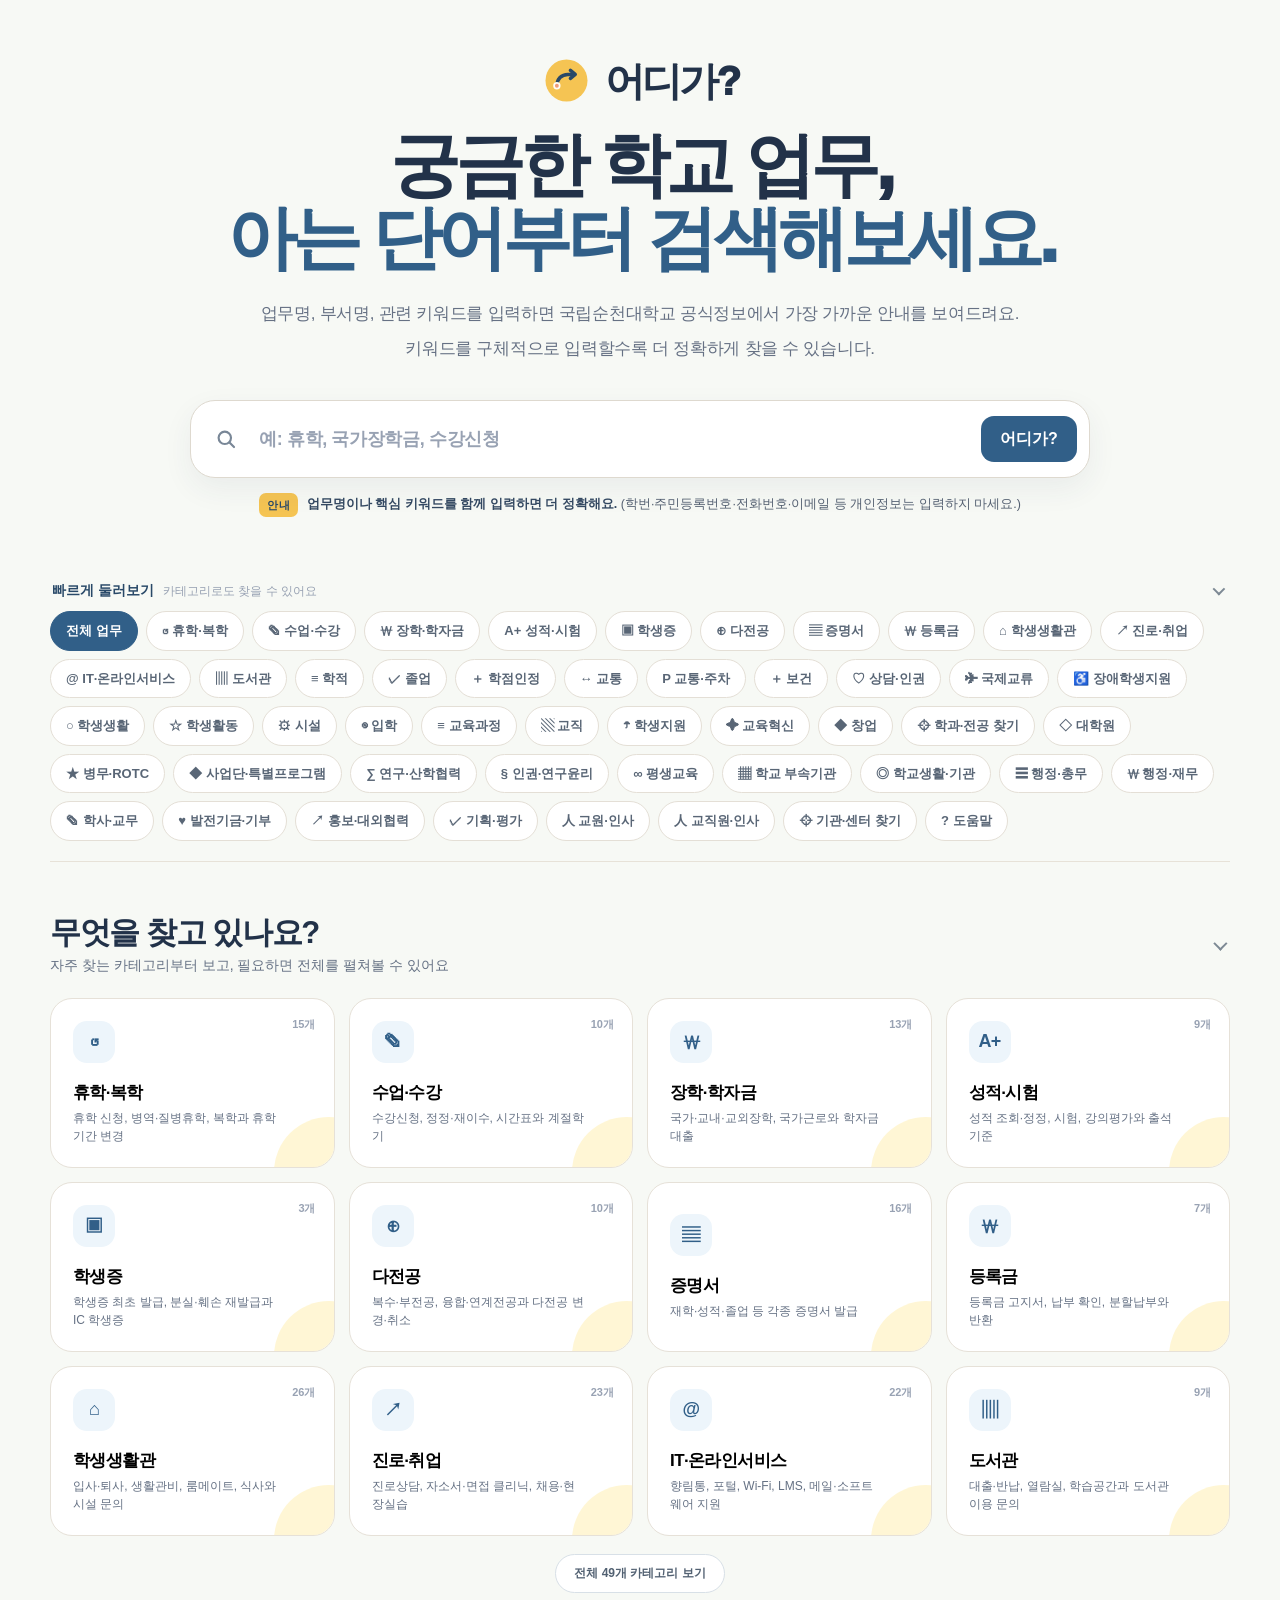
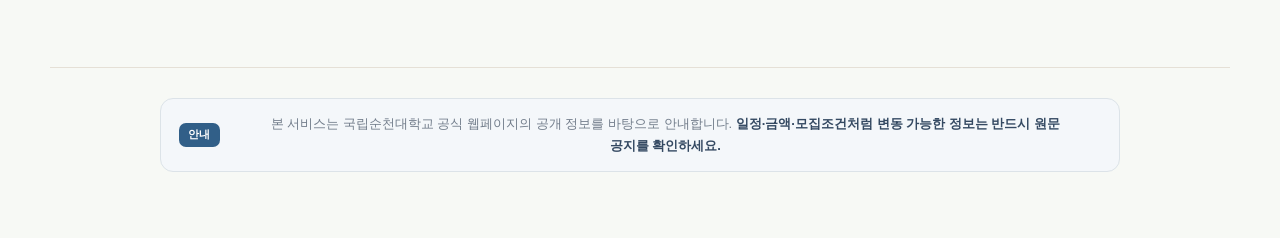
<file: index.html>
<!DOCTYPE html>

<html lang="ko">
<head>
<meta charset="utf-8"/>
<meta content="width=device-width, initial-scale=1" name="viewport"/>
<meta content="#f7f9f5" name="theme-color"/>
<meta content="국립순천대학교 학생을 위한 상황 기반 행정·캠퍼스 업무 네비게이터, 어디가?" name="description"/>
<meta content="어디가? | 순천대 캠퍼스 업무 네비게이터" property="og:title"/>
<meta content="업무명이나 관련 키워드를 입력하면 국립순천대학교 공식정보에서 가장 가까운 안내를 보여주는 캠퍼스 업무 네비게이터" property="og:description"/>
<meta content="website" property="og:type"/>
<meta content="https://scnu-navigator.vercel.app/og-image.png" property="og:image"/>
<meta content="1200" property="og:image:width"/>
<meta content="630" property="og:image:height"/>
<meta content="summary_large_image" name="twitter:card"/>
<meta content="어디가? | 순천대 캠퍼스 업무 네비게이터" name="twitter:title"/>
<meta content="관련 키워드를 입력하면 순천대 공식정보에서 가장 가까운 업무 안내를 보여주는 서비스" name="twitter:description"/>
<meta content="https://scnu-navigator.vercel.app/og-image.png" name="twitter:image"/>
<title>어디가? | 순천대 캠퍼스 업무 네비게이터</title>
<link rel="stylesheet" href="./styles.css?v=7.3.30"/>
</head>
<body>
<div class="ambient ambient-one"></div>
<div class="ambient ambient-two"></div>
<main>
<section class="hero">
<div aria-label="어디가?" class="brand-eyebrow">
<span aria-hidden="true" class="wherego-mark">
<svg role="img" viewbox="0 0 56 56">
<circle class="logo-disc" cx="28" cy="28" r="24"></circle>
<path class="logo-route" d="M17 34c0-7.7 5.3-13 12.5-13H37"></path>
<path class="logo-arrow" d="M32.5 16.5 38 21l-5.5 4.5"></path>
<circle class="logo-start" cx="17" cy="34" r="3.2"></circle>
</svg>
</span>
<span class="wherego-word">어디가?</span>
</div>
<h1>궁금한 학교 업무,<br/><span>아는 단어부터 검색해보세요.</span></h1>
<p class="hero-copy">
<span>업무명, 부서명, 관련 키워드를 입력하면 국립순천대학교 공식정보에서 가장 가까운 안내를 보여드려요.</span>
<span>키워드를 구체적으로 입력할수록 더 정확하게 찾을 수 있습니다.</span>
</p>
<div class="search-shell" id="searchShell">
<div class="search-row">
<span aria-hidden="true" class="search-icon">
<svg focusable="false" viewbox="0 0 24 24">
<circle cx="10.8" cy="10.8" r="6.2"></circle>
<path d="M15.5 15.5 20 20"></path>
</svg>
</span>
<input aria-label="학교 업무 키워드 검색" autocomplete="off" id="searchInput" maxlength="300" placeholder="예: 휴학, 국가장학금, 수강신청"/>
<button class="primary-btn" id="searchBtn" type="button">어디가?</button>
</div>
</div>
<div class="search-hint important-hint privacy-hint" role="note">
<span class="notice-tag">안내</span>
<span class="hint-message"><strong>업무명이나 핵심 키워드를 함께 입력하면 더 정확해요.</strong> (학번·주민등록번호·전화번호·이메일 등 개인정보는 입력하지 마세요.)</span>
</div>
<div aria-label="최근 검색" class="recent-searches hidden" id="recentSearches"></div>
</section>
<section class="quick-section" id="quickSection">
<button aria-controls="categoryStrip" aria-expanded="true" class="quick-heading quick-toggle" id="quickToggle" type="button">
<span>빠르게 둘러보기</span>
<small>카테고리로도 찾을 수 있어요</small>
<i aria-hidden="true" class="quick-chevron"></i>
</button>
<div aria-label="업무 카테고리" class="category-strip" id="categoryStrip"></div>
</section>
<section aria-live="polite" class="content-section hidden" id="searchState">
<div class="section-heading">
<div>
<div class="result-title-row">
<h2 id="resultHeading">이 업무를 찾으셨나요?</h2>
<div class="result-heading-actions">
<button class="reset-search-btn" id="resetSearchBtn" type="button">↺ 다시 검색</button>
</div>
</div>
</div>
</div>
<div class="accuracy-notice important-notice">
<div class="notice-title"><span class="notice-symbol">!</span><strong>안내를 이용하기 전에 확인해주세요.</strong></div>
<p class="notice-copy">
<span>이 서비스는 국립순천대학교 공개정보를 바탕으로 가장 가까운 업무를 정리해 보여주는 참고 도구입니다.</span>
<span><strong>실제 신청·제출 전에는 공식 원문을 확인해주세요.</strong></span>
<span><strong>서류·일정이 중요한 경우 담당부서에 전화로 최종 확인하는 것을 권장합니다.</strong></span>
</p>
</div>
<div class="clarification hidden" id="clarificationBox"></div>
<div id="resultSummary"></div>
<div class="result-layout" id="resultGrid"></div>
</section>
<section class="content-section browse-section" id="browseState">
<div class="browse-heading-row">
<button aria-controls="popularGrid" aria-expanded="true" class="section-heading browse-toggle" id="browseToggle" type="button">
<span class="browse-heading-copy">
<strong>무엇을 찾고 있나요?</strong>
<small>자주 찾는 카테고리부터 보고, 필요하면 전체를 펼쳐볼 수 있어요</small>
</span>
<i aria-hidden="true" class="browse-chevron"></i>
</button>
</div>
<div class="popular-grid" id="popularGrid"></div>
</section>
</main>
<footer class="footer-center">
<p class="footer-notice">
<span class="footer-notice-label">안내</span>
<span>본 서비스는 국립순천대학교 공식 웹페이지의 공개 정보를 바탕으로 안내합니다.
      <strong>일정·금액·모집조건처럼 변동 가능한 정보는 반드시 원문 공지를 확인하세요.</strong></span>
</p>
</footer>
<template id="serviceCardTemplate">
<article class="service-card">
<div class="card-top">
<div>
<span class="category-pill"></span>
<h3 class="service-title"></h3>
<p class="service-description"></p>
</div>
</div>
<div class="time-warning hidden">
<span>◷</span>
<div>
<b>기간·조건이 바뀔 수 있어요.</b>
<p>최신 순천대학교 공지를 함께 확인해주세요.</p>
</div>
</div>
<div class="action-block">
<h4><span>01</span> 지금 해야 할 일</h4>
<ol class="steps-list"></ol>
</div>
<div class="info-grid">
<div class="info-box department-box">
<span class="info-label">담당</span>
<b class="department-name">공식 페이지 확인</b>
<small class="department-location"></small>
</div>
<div class="info-box method-box">
<span class="info-label">처리 방법</span>
<b class="method-primary">안내 확인</b>
<small class="method-detail"></small>
</div>
</div>
<div class="documents-section hidden">
<h4><span>02</span> 준비할 것</h4>
<div class="document-chips"></div>
</div>
<div class="location-callout hidden"><div><span class="info-label">어디로 가나요?</span><b class="location-text"></b></div><a class="map-link" href="https://www.scnu.ac.kr/SCNU/cm/cntnts/cntntsView.do?cntntsId=1046&amp;mi=1182" rel="noopener" target="_blank">⌖ 캠퍼스맵에서 위치 확인</a></div><div class="card-actions"></div>
<details class="source-details">
<summary>공식 출처 확인</summary>
<div class="source-list"></div>
</details>
</article>
</template>
<script src="./search_core.js?v=7.3.30"></script>
<script src="./vector_semantic.js?v=7.3.38"></script>
<script src="./app.js?v=7.3.38"></script>
</body>
</html>
</file>
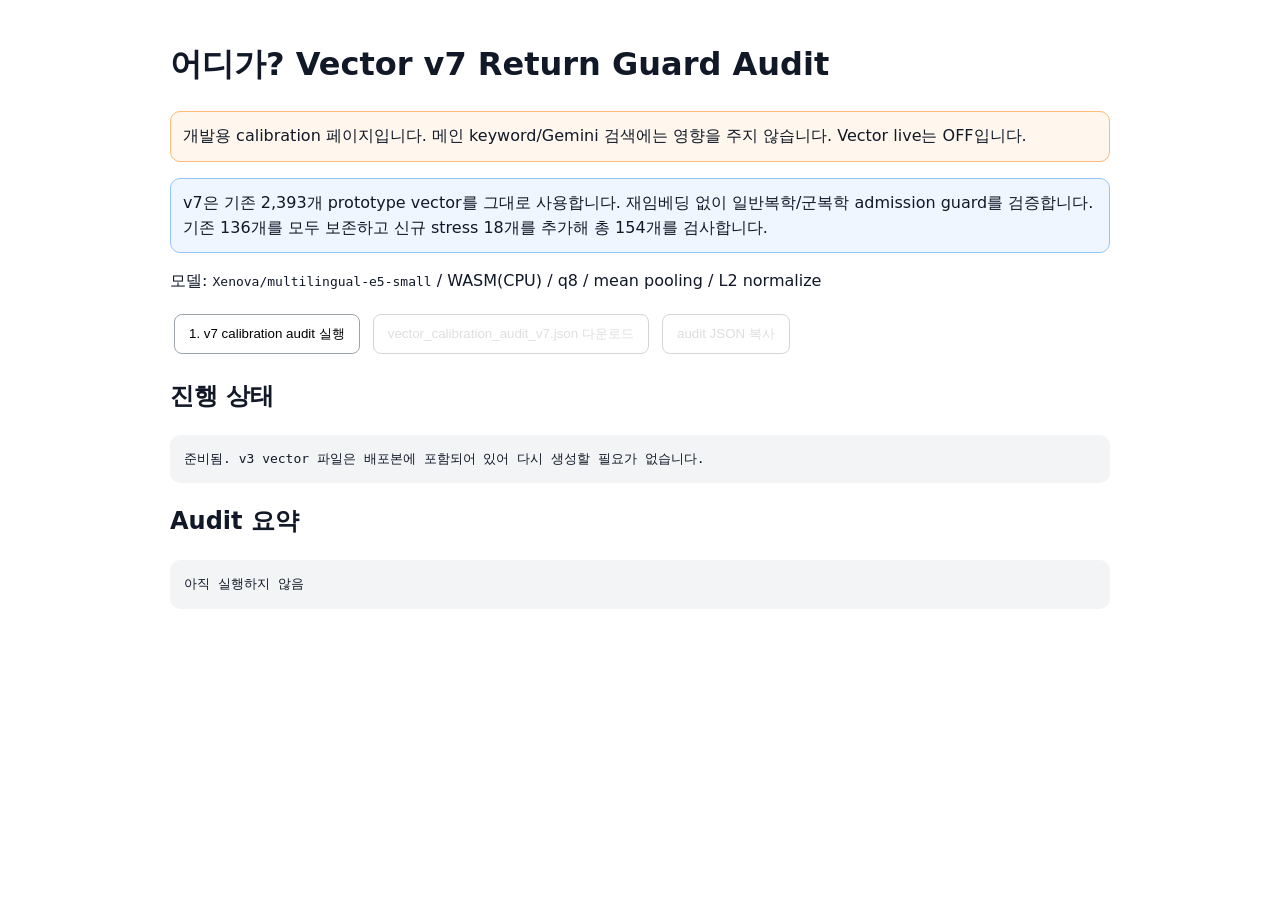
<file: vector_build.html>
<!doctype html>
<html lang="ko">
<head>
<meta charset="utf-8">
<meta name="viewport" content="width=device-width,initial-scale=1">
<title>어디가? Vector v7 Return Guard Audit</title>
<style>
body{font-family:system-ui,-apple-system,"Noto Sans KR",sans-serif;max-width:940px;margin:40px auto;padding:0 20px;line-height:1.55;color:#111827}
button{padding:10px 14px;margin:4px;border:1px solid #9ca3af;border-radius:8px;background:#fff;cursor:pointer}
button:disabled{opacity:.45;cursor:not-allowed}pre{background:#f3f4f6;padding:14px;border-radius:10px;white-space:pre-wrap;word-break:break-word;max-height:560px;overflow:auto}
.warn{background:#fff7ed;border:1px solid #fdba74;padding:12px;border-radius:10px}.note{background:#eff6ff;border:1px solid #93c5fd;padding:12px;border-radius:10px}
</style>
</head>
<body>
<h1>어디가? Vector v7 Return Guard Audit</h1>
<p class="warn">개발용 calibration 페이지입니다. 메인 keyword/Gemini 검색에는 영향을 주지 않습니다. Vector live는 OFF입니다.</p>
<p class="note">v7은 기존 2,393개 prototype vector를 그대로 사용합니다. 재임베딩 없이 일반복학/군복학 admission guard를 검증합니다. 기존 136개를 모두 보존하고 신규 stress 18개를 추가해 총 154개를 검사합니다.</p>
<p>모델: <code>Xenova/multilingual-e5-small</code> / WASM(CPU) / q8 / mean pooling / L2 normalize</p>
<div>
<button id="audit">1. v7 calibration audit 실행</button>
<button id="downloadAudit" disabled>vector_calibration_audit_v7.json 다운로드</button>
<button id="copyAudit" disabled>audit JSON 복사</button>
</div>
<h2>진행 상태</h2><pre id="log">준비됨. v3 vector 파일은 배포본에 포함되어 있어 다시 생성할 필요가 없습니다.</pre>
<h2>Audit 요약</h2><pre id="summary">아직 실행하지 않음</pre>
<script src="./vector_semantic.js?v=7.3.35-a7-return-guards"></script>
<script>
let auditDoc=null;
const log=document.querySelector('#log'),summary=document.querySelector('#summary');
function setLog(x){log.textContent=typeof x==='string'?x:JSON.stringify(x,null,2);}
function append(x){log.textContent+='\n'+x;log.scrollTop=log.scrollHeight;}
document.querySelector('#audit').addEventListener('click',async e=>{
  e.currentTarget.disabled=true;
  setLog('v7 return-guard calibration audit 시작...\n154개 query embedding + 2,393 prototype ranking을 검사합니다.');
  try{
    auditDoc=await EodigaVector.evaluateAudit({on_progress:p=>setLog(`audit: ${p.done}/${p.total}\ncase: ${p.case_id}\nelapsed: ${(p.elapsed_ms/1000).toFixed(1)}s`)});
    summary.textContent=JSON.stringify({
      overall:auditDoc.summary,
      original_39:auditDoc.original_39_summary,
      v3_72:auditDoc.v3_72_summary,
      v4_104:auditDoc.v4_104_summary,
      v6_136:auditDoc.v6_136_summary,
      v7_stress:auditDoc.v7_stress_summary,
      threshold_sweep:auditDoc.threshold_sweep
    },null,2);
    append('\nAUDIT COMPLETE');
    document.querySelector('#downloadAudit').disabled=false;
    document.querySelector('#copyAudit').disabled=false;
  }catch(err){append('\nAUDIT ERROR: '+(err?.stack||err));e.currentTarget.disabled=false;}
});
document.querySelector('#downloadAudit').addEventListener('click',()=>auditDoc&&EodigaVector.downloadJson(auditDoc,'vector_calibration_audit_v7.json'));
document.querySelector('#copyAudit').addEventListener('click',async()=>{if(auditDoc){await navigator.clipboard.writeText(JSON.stringify(auditDoc));append('\naudit JSON을 클립보드에 복사했습니다.');}});
</script>
</body></html>
</file>
<file: styles.css>
:root{
  --bg:#f7f8fb;
  --surface:#ffffff;
  --surface-soft:#f7f9fc;
  --surface-tint:#f0f5ff;
  --text:#111827;
  --muted:#667085;
  --muted-2:#98a2b3;
  --line:#e5e9f0;
  --line-strong:#d7deea;

  --navy:#172554;
  --primary:#3659e3;
  --primary-2:#6278f4;
  --teal:#18a88b;
  --teal-soft:#eaf9f5;
  --blue-soft:#eef3ff;
  --warning:#fff8e7;
  --warning-line:#f1dda1;

  --shadow-sm:0 8px 24px rgba(24,39,75,.06);
  --shadow-md:0 22px 64px rgba(32,50,95,.10);
  --shadow-focus:0 20px 60px rgba(54,89,227,.17);
  --radius:24px;
}
*{box-sizing:border-box}
html{scroll-behavior:smooth}
body{
  margin:0;
  min-height:100vh;
  font-family:Pretendard,-apple-system,BlinkMacSystemFont,"Segoe UI","Noto Sans KR",sans-serif;
  color:var(--text);
  background:
    radial-gradient(circle at 50% -140px, rgba(86,114,238,.08), transparent 560px),
    linear-gradient(180deg,#fbfcff 0,#f7f8fb 38%,#f7f8fb 100%);
  -webkit-font-smoothing:antialiased;
}
button,input{font:inherit}
button{cursor:pointer}
a{color:inherit}
::selection{background:#dfe6ff;color:#172554}
.hidden{display:none!important}

.ambient{
  position:fixed;border-radius:999px;filter:blur(110px);pointer-events:none;
  opacity:.10;z-index:-1
}
.ambient-one{width:360px;height:360px;background:#6178f5;top:80px;left:-210px}
.ambient-two{width:330px;height:330px;background:#21b69a;top:440px;right:-230px}

.topbar{
  width:min(1180px,calc(100% - 40px));
  height:82px;margin:0 auto;
  display:flex;align-items:center;justify-content:space-between;
}
.brand{
  display:flex;align-items:center;gap:11px;text-decoration:none;
  font-size:22px;font-weight:900;letter-spacing:-.045em
}
.brand-mark{
  width:38px;height:38px;border-radius:13px;display:grid;place-items:center;
  color:#fff;background:linear-gradient(145deg,var(--primary),#6b7af2);
  box-shadow:0 9px 24px rgba(54,89,227,.26);
  font-size:21px
}
.top-actions{display:flex;gap:10px;align-items:center}
.official-badge{
  display:inline-flex;align-items:center;gap:8px;padding:9px 13px;border-radius:999px;
  background:rgba(255,255,255,.82);backdrop-filter:blur(12px);
  border:1px solid var(--line);font-size:12px;font-weight:800;color:#526071
}
.dot{width:7px;height:7px;border-radius:50%;background:var(--teal);box-shadow:0 0 0 4px rgba(24,168,139,.12)}
.ghost-btn{
  border:1px solid var(--line);background:rgba(255,255,255,.9);color:#344054;
  border-radius:12px;padding:10px 14px;font-weight:800;transition:.18s ease
}
.ghost-btn:hover{background:white;border-color:#cbd3e0;transform:translateY(-1px)}
.ghost-btn.small{font-size:12px;padding:9px 12px}

main{width:min(1180px,calc(100% - 40px));margin:0 auto}

.hero{
  text-align:center;
  padding:78px 0 44px
}
.eyebrow{
  display:inline-flex;align-items:center;gap:8px;
  margin-bottom:20px;padding:8px 12px;
  border:1px solid #dfe5fb;border-radius:999px;
  background:rgba(241,244,255,.9);
  color:#425cc7;font-size:11px;font-weight:900;letter-spacing:.14em
}
.eyebrow-dot{width:7px;height:7px;border-radius:50%;background:var(--teal);box-shadow:0 0 0 4px rgba(24,168,139,.11)}
.hero h1{
  margin:0 auto 24px;max-width:900px;
  font-size:clamp(44px,6.8vw,76px);line-height:1.04;
  letter-spacing:-.068em;font-weight:950
}
.hero h1 span{
  background:linear-gradient(100deg,#3158e2 5%,#596fe9 54%,#18a88b 100%);
  -webkit-background-clip:text;background-clip:text;color:transparent
}
.hero-copy{
  max-width:720px;margin:0 auto;color:var(--muted);
  font-size:17px;line-height:1.75;letter-spacing:-.018em
}
.hero-copy strong{color:#344054}

.search-shell{
  position:relative;max-width:900px;margin:36px auto 15px;
  padding:10px;border-radius:25px;background:rgba(255,255,255,.95);
  border:1px solid #dde3ec;box-shadow:var(--shadow-md);
  transition:.2s ease
}
.search-shell:focus-within{
  border-color:#b8c5ff;box-shadow:var(--shadow-focus)
}
.search-row{display:flex;align-items:center;gap:8px}
.search-icon{
  display:grid;place-items:center;width:42px;height:42px;margin-left:4px;
  color:#667085;font-size:25px
}
.search-row input{
  flex:1;min-width:0;border:0;outline:0;background:transparent;
  padding:16px 4px;color:var(--text);
  font-size:18px;font-weight:750;letter-spacing:-.02em
}
.search-row input::placeholder{color:#98a2b3;font-weight:650}
.primary-btn{
  border:0;padding:15px 24px;border-radius:15px;
  background:linear-gradient(135deg,#3158e2,#5970ee);
  color:white;font-weight:900;letter-spacing:-.01em;
  box-shadow:0 10px 26px rgba(54,89,227,.24);transition:.18s ease
}
.primary-btn:hover{transform:translateY(-1px);box-shadow:0 13px 30px rgba(54,89,227,.3)}
.primary-btn:active{transform:translateY(0)}

.search-hint{
  display:flex;justify-content:center;align-items:center;gap:7px;
  padding:3px 10px 4px;color:#8a95a6;font-size:11px
}

.examples{
  display:flex;justify-content:center;gap:8px;flex-wrap:wrap;
  max-width:950px;margin:0 auto
}
.example-chip,.category-chip,.clarify-chip{
  border:1px solid var(--line);background:rgba(255,255,255,.88);color:#536174;
  border-radius:999px;padding:9px 13px;font-size:12px;font-weight:800;
  transition:.17s ease
}
.example-chip{display:inline-flex;align-items:center;gap:6px}
.example-chip span{color:#6a7bf0;font-size:10px}
.example-chip:hover,.category-chip:hover,.clarify-chip:hover{
  border-color:#bac6f4;background:#f8faff;color:#3555cb;transform:translateY(-1px)
}

.trust-row{
  display:flex;justify-content:center;gap:52px;margin:34px auto 0;color:var(--muted)
}
.trust-row div{display:flex;align-items:baseline;gap:7px}
.trust-row b{font-size:19px;color:#27364f}
.trust-row span{font-size:12px}

.how-strip{
  max-width:900px;margin:24px auto 0;padding:13px 16px;
  display:grid;grid-template-columns:1fr auto 1fr auto 1fr;align-items:center;gap:12px;
  border-radius:18px;border:1px solid rgba(219,225,236,.85);
  background:rgba(255,255,255,.55);backdrop-filter:blur(12px)
}
.how-strip>div{
  display:grid;grid-template-columns:auto 1fr;grid-template-rows:auto auto;
  column-gap:9px;text-align:left;align-items:center
}
.how-no{
  grid-row:1/3;width:31px;height:31px;border-radius:10px;
  display:grid;place-items:center;background:#eef2ff;color:#425cc7;
  font-size:10px;font-weight:950
}
.how-strip b{font-size:12px;color:#344054}
.how-strip small{font-size:10px;color:#98a2b3;margin-top:2px}
.how-arrow{font-size:15px;color:#bcc5d3}

.quick-section{padding-top:16px;border-bottom:1px solid var(--line)}
.quick-heading{
  display:flex;align-items:baseline;gap:9px;padding:0 2px 11px;
  color:#344054
}
.quick-heading span{font-size:13px;font-weight:900}
.quick-heading small{font-size:11px;color:#98a2b3}

.category-strip{
  display:flex;
  flex-wrap:wrap;
  gap:8px;
  overflow:visible;
  padding:0 0 20px;
}
.category-strip::-webkit-scrollbar{display:none}
.category-chip{
  flex:0 0 auto;
  white-space:nowrap;
  background:#fff;
}
.category-chip.active{
  background:#202f4d;color:#fff;border-color:#202f4d;box-shadow:0 7px 18px rgba(32,47,77,.12)
}

.content-section{padding:52px 0 72px}
.section-heading{
  display:flex;align-items:flex-end;justify-content:space-between;gap:20px;margin-bottom:22px
}
.section-kicker{
  font-size:10px;letter-spacing:.18em;color:#5770df;font-weight:950
}
.section-heading h2{
  margin:7px 0 4px;font-size:31px;letter-spacing:-.045em
}
.section-heading p{margin:0;color:var(--muted);font-size:14px}

.popular-grid{display:grid;grid-template-columns:repeat(4,1fr);gap:14px}
.popular-card{
  position:relative;overflow:hidden;min-height:162px;padding:22px;text-align:left;
  border:1px solid var(--line);border-radius:22px;
  background:rgba(255,255,255,.85);transition:.18s ease
}
.popular-card::after{
  content:"";position:absolute;width:110px;height:110px;border-radius:50%;
  right:-50px;bottom:-60px;background:linear-gradient(135deg,#eef2ff,#edf9f6);opacity:.7
}
.popular-card:hover{
  transform:translateY(-3px);border-color:#cfd8e8;
  box-shadow:0 15px 34px rgba(35,48,85,.08)
}
.popular-card .popular-icon{
  display:grid;place-items:center;width:42px;height:42px;border-radius:14px;
  background:linear-gradient(145deg,#f1f4ff,#f3fbf9);
  color:#435bc9;font-size:20px
}
.popular-card h3{font-size:17px;margin:18px 0 5px;letter-spacing:-.035em}
.popular-card p{font-size:12px;line-height:1.5;color:var(--muted);margin:0;max-width:90%}
.popular-card .count{position:absolute;top:18px;right:18px;color:#98a2b3;font-size:11px;font-weight:850}

.result-title-row{display:flex;align-items:center;gap:10px;flex-wrap:wrap}
.result-title-row h2{margin-right:0}

.result-layout{display:grid;grid-template-columns:minmax(0,1fr) 320px;gap:18px;align-items:start}

.service-card{
  background:#fff;border:1px solid var(--line);border-radius:26px;
  padding:30px;box-shadow:0 18px 55px rgba(31,48,87,.085)
}
.card-top{display:flex;align-items:flex-start;justify-content:space-between;gap:22px}
.category-pill{
  display:inline-flex;padding:7px 10px;margin-bottom:11px;border-radius:999px;
  background:#edf2ff;color:#3f5bd0;font-size:11px;font-weight:900
}
.service-title{font-size:31px;letter-spacing:-.05em;margin:0 0 8px;line-height:1.2}
.service-description{max-width:730px;color:var(--muted);line-height:1.65;margin:0;font-size:14px}

.time-warning{
  display:flex;gap:12px;align-items:flex-start;
  margin:20px 0;padding:14px 16px;border-radius:16px;
  border:1px solid var(--warning-line);background:var(--warning)
}
.time-warning>span{font-size:18px}
.time-warning b{font-size:12px}
.time-warning p{font-size:11px;color:#7b6d45;margin:3px 0 0}

.action-block,.documents-section{margin-top:28px}
.action-block h4,.documents-section h4{margin:0 0 13px;font-size:14px}
.action-block h4 span,.documents-section h4 span{
  display:inline-grid;place-items:center;width:28px;height:28px;margin-right:7px;border-radius:9px;
  background:#eef2ff;color:#425cc7;font-size:10px
}
.steps-list{list-style:none;margin:0;padding:0;display:grid;gap:9px;counter-reset:steps}
.steps-list li{
  counter-increment:steps;display:flex;align-items:flex-start;gap:12px;
  padding:13px 15px;border:1px solid #edf0f5;border-radius:14px;
  background:#fafbfc;font-size:13px;line-height:1.5
}
.steps-list li::before{
  content:counter(steps);flex:none;width:23px;height:23px;border-radius:50%;
  display:grid;place-items:center;background:#243653;color:#fff;
  font-size:10px;font-weight:900
}

.info-grid{display:grid;grid-template-columns:1.05fr .95fr;gap:10px;margin-top:18px}
.info-box{
  padding:16px;border-radius:16px;border:1px solid var(--line);
  background:linear-gradient(180deg,#fbfcfe,#f9fafb)
}
.info-label{display:block;margin-bottom:7px;color:#98a2b3;font-size:10px;font-weight:900;letter-spacing:.02em}
.info-box b{display:block;font-size:13px}
.info-box small{display:block;margin-top:5px;color:var(--muted);font-size:11px;line-height:1.45}

.document-chips{display:flex;gap:7px;flex-wrap:wrap}
.document-chip{
  padding:8px 10px;border-radius:10px;border:1px solid #e4e7ec;
  background:#f7f8fa;color:#526071;font-size:11px;font-weight:750
}

.location-callout{
  margin-top:18px;padding:15px;border-radius:16px;border:1px solid #dce5ff;
  background:linear-gradient(135deg,#f7f9ff,#fbfdff);
  align-items:center;justify-content:space-between;gap:14px
}
.location-callout:not(.hidden){display:flex!important}
.location-callout b{font-size:13px}
.map-link{
  flex:none;text-decoration:none;padding:10px 12px;border-radius:11px;
  border:1px solid #dce3ff;background:#eef2ff;color:#425cc7;
  font-size:11px;font-weight:900
}

.card-actions{display:flex;gap:8px;flex-wrap:wrap;margin-top:22px}
.action-link{
  display:inline-flex;align-items:center;justify-content:center;gap:6px;
  padding:11px 14px;border-radius:12px;text-decoration:none;
  background:#20314e;color:white;font-size:12px;font-weight:900;transition:.16s ease
}
.action-link:hover{transform:translateY(-1px);background:#15243d}
.action-link.secondary{background:#fff;color:#344054;border:1px solid var(--line)}
.action-link.secondary:hover{background:#f9fafb;border-color:#d1d7e0}

.source-details{margin-top:21px;padding-top:17px;border-top:1px solid var(--line)}
.source-details summary{cursor:pointer;color:#7d8899;font-size:11px;font-weight:850}
.source-list{display:grid;gap:6px;margin-top:10px}
.source-list a{font-size:11px;color:#4560d6;word-break:break-all}

.alternatives{
  position:sticky;top:18px;padding:18px;border-radius:22px;
  border:1px solid var(--line);background:rgba(255,255,255,.82);
  backdrop-filter:blur(12px);box-shadow:var(--shadow-sm)
}
.alternatives h3{margin:0 0 5px;font-size:15px}
.alternatives>p{font-size:11px;line-height:1.5;color:var(--muted);margin:0 0 12px}
.alt-list{display:grid;gap:8px}
.alt-card{
  width:100%;padding:12px;text-align:left;border-radius:14px;
  border:1px solid var(--line);background:#fff;transition:.16s ease
}
.alt-card:hover{border-color:#bac6f4;background:#fbfcff;transform:translateY(-1px)}
.alt-card small{display:block;margin-bottom:4px;color:#4961cc;font-size:9px;font-weight:900}
.alt-card b{display:block;margin-bottom:4px;font-size:12px}
.alt-card span{display:block;color:var(--muted);font-size:10px;line-height:1.4}

.clarification{
  margin:-6px 0 18px;padding:17px;border-radius:18px;
  border:1px solid #d4e4fb;background:#f2f8ff
}
.clarification strong{display:block;margin-bottom:9px;font-size:13px}
.clarify-options{display:flex;gap:7px;flex-wrap:wrap}
.clarify-chip{background:#fff}

.search-loading{
  align-items:center;gap:14px;margin:-6px 0 18px;padding:16px 18px;
  border:1px solid var(--line);border-radius:18px;background:#fff;
  box-shadow:0 10px 30px rgba(39,64,128,.05)
}
.search-loading:not(.hidden){display:flex!important}
.search-loading b{font-size:13px}
.search-loading p{margin:3px 0 0;color:var(--muted);font-size:11px}
.spinner{
  width:24px;height:24px;border-radius:50%;border:3px solid #e7ebff;border-top-color:var(--primary);
  animation:spin .75s linear infinite
}
@keyframes spin{to{transform:rotate(360deg)}}

.no-result{
  padding:30px;text-align:center;border-radius:22px;border:1px solid var(--line);background:#fff
}
.no-result h3{margin:0 0 8px}
.no-result p{margin:0 0 17px;color:var(--muted)}

footer{
  width:min(1180px,calc(100% - 40px));margin:0 auto 32px;padding:25px 0;
  display:flex;justify-content:space-between;gap:24px;border-top:1px solid var(--line);
  color:#8a95a6;font-size:11px
}
footer div{display:flex;align-items:center;gap:9px}
footer b{color:#344054;font-size:14px}
footer p{max-width:580px;margin:0;text-align:right;line-height:1.55}

@media(max-width:900px){
  .popular-grid{grid-template-columns:repeat(2,1fr)}
  .result-layout{grid-template-columns:1fr}
  .alternatives{position:static}
  .hero{padding-top:55px}
  .how-strip{grid-template-columns:1fr;gap:8px}
  .how-arrow{display:none}
}
@media(max-width:640px){
  .category-strip{
    flex-wrap:nowrap;
    overflow-x:auto;
    overflow-y:hidden;
    padding:0 22px 18px 0;
    scroll-padding-right:22px;
    -webkit-overflow-scrolling:touch;
  }
  .category-strip::after{
    content:"";
    flex:0 0 14px;
    width:14px;
  }
  .topbar{height:68px;width:min(100% - 24px,1180px)}
  main,footer{width:min(100% - 24px,1180px)}
  .official-badge{display:none}
  .hero{padding:42px 0 34px}
  .hero h1{font-size:44px}
  .hero-copy{font-size:14px}
  .search-shell{padding:8px;border-radius:20px}
  .search-row{gap:3px}
  .search-icon{width:32px;font-size:22px}
  .search-row input{padding:13px 0;font-size:15px}
  .primary-btn{padding:13px 15px}
  .search-hint{font-size:9px;flex-wrap:wrap}
  .trust-row{gap:18px;justify-content:space-between}
  .trust-row div{display:block;text-align:center}
  .trust-row b,.trust-row span{display:block}
  .how-strip{padding:12px}
  .popular-grid{grid-template-columns:1fr 1fr;gap:10px}
  .popular-card{min-height:150px;padding:17px}
  .content-section{padding:40px 0 55px}
  .section-heading{align-items:flex-start}
  .section-heading h2{font-size:25px}
  .service-card{padding:20px;border-radius:22px}
  .service-title{font-size:25px}
  .card-top{display:block}
  .info-grid{grid-template-columns:1fr}
  .card-actions{display:grid;grid-template-columns:1fr}
  .action-link{width:100%}
  .location-callout{display:block!important}
  .location-callout.hidden{display:none!important}
  .map-link{display:inline-flex;margin-top:10px}
  footer{display:block}
  footer div{margin-bottom:10px}
  footer p{text-align:left}
}

.search-hint b{
  color:var(--primary);
  font-size:10px;
  letter-spacing:.04em;
}
.mini-toast{
  position:fixed;
  left:50%;
  bottom:28px;
  z-index:1000;
  transform:translate(-50%,16px);
  opacity:0;
  pointer-events:none;
  padding:11px 15px;
  border-radius:12px;
  background:#1f2f4a;
  color:#fff;
  box-shadow:0 12px 34px rgba(20,30,55,.22);
  font-size:12px;
  font-weight:800;
  transition:.18s ease;
}
.mini-toast.show{
  opacity:1;
  transform:translate(-50%,0);
}
button.action-link{
  border:0;
  font:inherit;
  cursor:pointer;
}

body{padding-top:0}
.hero{padding-top:56px}
.brand-eyebrow{
  display:block;
  width:max-content;
  margin:0 auto 18px;
  padding:0;
  border:0;
  background:transparent;
  color:var(--text);
  font-size:24px;
  font-weight:950;
  letter-spacing:-.055em;
}
.hero-copy{max-width:820px}
.hero-copy span{display:block}
.hero-copy span+span{margin-top:6px}

.search-hint{
  justify-content:flex-start;
  padding-left:10px;
  padding-right:10px;
}

.category-chip{
  padding:11px 15px;
  font-size:13px;
  line-height:1.2;
}
.quick-heading span{font-size:14px}
.quick-heading small{font-size:12px}

.section-kicker{display:none!important}
.section-heading{align-items:flex-end}

.accuracy-notice{
  margin:-4px 0 18px;
  padding:16px 18px;
  border:1px solid #dce3ed;
  border-radius:16px;
  background:#f8fafc;
}
.accuracy-notice b{
  display:block;
  margin-bottom:5px;
  color:#344054;
  font-size:13px;
}
.accuracy-notice p{
  margin:0;
  color:#667085;
  font-size:12.5px;
  line-height:1.65;
}

.steps-list li{
  font-size:14px;
  line-height:1.62;
  padding:15px 16px;
}
.action-block h4,.documents-section h4{
  font-size:15px;
}
.info-label{
  font-size:11.5px;
}
.info-box{
  padding:17px;
}
.info-box b{
  font-size:14px;
  line-height:1.45;
}
.info-box small{
  font-size:12.5px;
  line-height:1.55;
}
.document-chip{
  font-size:12.5px;
  padding:9px 11px;
}
.department-location{white-space:normal}

.multi-result-grid{
  display:grid!important;
  grid-template-columns:1fr!important;
  gap:18px;
}
.multi-result-grid .service-card{
  width:100%;
}

.footer-center{
  display:flex;
  justify-content:center;
  text-align:center;
  padding:28px 0 34px;
}
.footer-center p{
  max-width:820px;
  margin:0 auto;
  text-align:center;
  color:#697586;
  font-size:12.5px;
  line-height:1.7;
}

@media(max-width:640px){
  .hero{padding-top:38px}
  .brand-eyebrow{font-size:21px}
  .hero-copy span{display:block}
  .category-chip{padding:10px 13px;font-size:12px}
  .steps-list li{font-size:13.5px}
  .info-box b{font-size:13.5px}
  .info-box small{font-size:12px}
  .footer-center p{font-size:12px}
}

:root{
  --bg:#f5f6f1;
  --surface:#ffffff;
  --surface-soft:#f8f8f5;
  --surface-tint:#eef3ef;

  --text:#1d2a27;
  --muted:#66736f;
  --muted-2:#909a96;
  --line:#dfe4df;
  --line-strong:#cfd7d1;

  --navy:#263b3a;
  --primary:#2f6654;
  --primary-2:#3f7864;
  --teal:#477765;
  --teal-soft:#edf4f0;
  --blue-soft:#eef2ee;

  --warning:#fbf7eb;
  --warning-line:#e6ddbe;

  --shadow-sm:0 7px 22px rgba(36,55,49,.055);
  --shadow-md:0 18px 50px rgba(36,55,49,.075);
  --shadow-focus:0 0 0 4px rgba(47,102,84,.105),0 16px 42px rgba(36,55,49,.075);
}

body{
  background:
    linear-gradient(180deg,#f8f8f4 0,#f5f6f1 32%,#f5f6f1 100%);
}

.ambient{display:none!important}

.brand-eyebrow{
  display:flex!important;
  align-items:center;
  justify-content:center;
  gap:13px;
  width:max-content;
  margin:0 auto 22px!important;
  padding:0!important;
  border:0!important;
  background:transparent!important;
  color:var(--text)!important;
  font-weight:950;
  letter-spacing:-.06em;
}
.wherego-word{
  display:block;
  font-size:36px;
  line-height:1;
}
.wherego-mark{
  width:43px;
  height:43px;
  display:grid;
  place-items:center;
  flex:none;
}
.wherego-mark svg{
  width:100%;
  height:100%;
  overflow:visible;
}
.wherego-mark svg>path:first-child{
  fill:var(--primary);
}
.wherego-route{
  fill:none!important;
  stroke:#fff;
  stroke-width:3;
  stroke-linecap:round;
  stroke-linejoin:round;
}
.wherego-dot{fill:#fff}

.hero h1 span{
  background:none!important;
  -webkit-background-clip:initial!important;
  background-clip:initial!important;
  color:var(--primary)!important;
  -webkit-text-fill-color:var(--primary)!important;
}

.search-shell{
  background:#fff;
  border-color:#d6ddd8;
  box-shadow:0 12px 34px rgba(36,55,49,.07);
}
.search-shell:focus-within{
  border-color:#8eaa9f;
  box-shadow:var(--shadow-focus);
}
.search-icon{color:#74827c}
.primary-btn{
  background:var(--primary)!important;
  box-shadow:none!important;
}
.primary-btn:hover{
  background:#285946!important;
  box-shadow:none!important;
}
.search-hint b{color:var(--primary)!important}

.example-chip,.category-chip,.clarify-chip{
  background:#fff;
  border-color:#dce2dd;
  color:#52615c;
}
.example-chip:hover,.category-chip:hover,.clarify-chip:hover{
  border-color:#aebfb7;
  background:#f5f8f6;
  color:#285946;
}
.category-chip.active{
  background:var(--primary)!important;
  border-color:var(--primary)!important;
  color:#fff!important;
  box-shadow:none!important;
}

.popular-card{
  background:#fff;
  border-color:#dfe4df;
  box-shadow:none;
}
.popular-card:hover{
  border-color:#bdcac3;
  box-shadow:0 12px 28px rgba(36,55,49,.065);
}
.popular-card::after{
  background:#eef3ef!important;
  opacity:.65!important;
}
.popular-card .popular-icon{
  background:#edf3ef!important;
  color:#2f6654!important;
}

.section-kicker{color:var(--primary)!important}
.category-pill{
  background:#eef3ef!important;
  color:#335f50!important;
}
.service-card{
  border-color:#dfe4df;
  box-shadow:0 15px 42px rgba(36,55,49,.065);
}
.steps-list li{
  background:#fafbf9;
  border-color:#e5e9e5;
}
.steps-list li::before{
  background:#355d50!important;
}
.action-block h4 span,.documents-section h4 span{
  background:#edf2ee!important;
  color:#315f50!important;
}
.info-box{
  background:#fafbf9;
  border-color:#dfe4df;
}
.location-callout{
  background:#f4f7f5!important;
  border-color:#d7e1db!important;
}
.map-link{
  background:#fff!important;
  border-color:#cfd9d3!important;
  color:#315f50!important;
}
.action-link{
  background:#315f50!important;
}
.action-link:hover{
  background:#264d40!important;
}
.action-link.secondary{
  background:#fff!important;
  color:#40514b!important;
  border-color:#d9dfdb!important;
}
.time-warning{
  background:#fbf7eb!important;
  border-color:#e7debf!important;
}

.accuracy-notice{
  background:#f8faf8!important;
  border-color:#dce4df!important;
}
.footer-center{
  border-top-color:#dfe4df!important;
}
.footer-center p{color:#69766f!important}

@media(max-width:640px){
  .wherego-word{font-size:31px}
  .wherego-mark{width:38px;height:38px}
}

:root{
  --bg:#fff9f5;
  --surface:#ffffff;
  --surface-soft:#fffdfb;
  --surface-tint:#f5f8ff;

  --text:#243247;
  --muted:#687386;
  --muted-2:#9aa3b1;
  --line:#e8e2de;
  --line-strong:#d9d2cc;

  --navy:#33445f;
  --primary:#5f79c8;
  --primary-2:#4f6bbd;
  --teal:#6da796;
  --teal-soft:#eef8f5;
  --blue-soft:#f0f4ff;

  --coral:#ef7d6b;
  --coral-soft:#fff1ed;

  --warning:#fff8e8;
  --warning-line:#eadcad;

  --shadow-sm:0 8px 24px rgba(64,72,96,.055);
  --shadow-md:0 18px 48px rgba(64,72,96,.075);
  --shadow-focus:0 0 0 4px rgba(95,121,200,.10),0 16px 42px rgba(64,72,96,.075);
}

body{
  background:#fff9f5!important;
  color:var(--text);
}
.ambient{display:none!important}

.brand-eyebrow{
  gap:14px!important;
  margin-bottom:24px!important;
}
.wherego-word{
  font-size:39px!important;
  color:#243247!important;
  letter-spacing:-.065em;
}
.wherego-mark{
  width:46px!important;
  height:46px!important;
}
.wherego-mark svg{width:100%;height:100%}
.mark-board{
  fill:#fff;
  stroke:#ef7d6b;
  stroke-width:2.6;
}
.mark-route{
  fill:none;
  stroke:#5f79c8;
  stroke-width:3.2;
  stroke-linecap:round;
}
.mark-arrow{
  fill:none;
  stroke:#5f79c8;
  stroke-width:3.2;
  stroke-linecap:round;
  stroke-linejoin:round;
}
.mark-dot{fill:#ef7d6b}

.hero h1{
  color:#243247!important;
}
.hero h1 span{
  color:#5f79c8!important;
  -webkit-text-fill-color:#5f79c8!important;
  background:none!important;
}
.hero-copy{color:#687386!important}
.hero-copy strong{color:#43536c!important}

.search-shell{
  background:#fff!important;
  border-color:#e5ddd8!important;
  box-shadow:0 12px 32px rgba(77,73,89,.07)!important;
}
.search-shell:focus-within{
  border-color:#aebbea!important;
  box-shadow:var(--shadow-focus)!important;
}
.search-icon{color:#7d8797!important}
.primary-btn{
  background:#5f79c8!important;
  box-shadow:none!important;
}
.primary-btn:hover{
  background:#4f6bbd!important;
  box-shadow:none!important;
}
.search-hint b{color:#ef7d6b!important}

.example-chip{
  background:#fff!important;
  border-color:#e5ddd8!important;
  color:#5b6575!important;
}
.example-chip:hover{
  background:#fff7f4!important;
  border-color:#f1b2a7!important;
  color:#b95f50!important;
}

.quick-heading span{color:#33445f!important}
.category-chip{
  background:#fff!important;
  border-color:#e4ded9!important;
  color:#5b6575!important;
}
.category-chip:hover{
  background:#f8faff!important;
  border-color:#bdc8ee!important;
  color:#4f67b4!important;
}
.category-chip.active{
  background:#5f79c8!important;
  border-color:#5f79c8!important;
  color:#fff!important;
  box-shadow:none!important;
}

.popular-card{
  background:#fff!important;
  border-color:#e7e1dd!important;
  box-shadow:none!important;
}
.popular-card:hover{
  border-color:#d9d0ca!important;
  box-shadow:0 12px 28px rgba(64,72,96,.06)!important;
}
.popular-card::after{
  background:#fff1ed!important;
  opacity:.72!important;
}
.popular-card .popular-icon{
  background:#f0f4ff!important;
  color:#5f79c8!important;
}

.service-card{
  background:#fff!important;
  border-color:#e7e1dd!important;
  box-shadow:0 15px 40px rgba(64,72,96,.065)!important;
}
.category-pill{
  background:#f0f4ff!important;
  color:#536bb8!important;
}
.steps-list li{
  background:#fffdfb!important;
  border-color:#ebe5e0!important;
}
.steps-list li::before{
  background:#5f79c8!important;
}
.action-block h4 span,.documents-section h4 span{
  background:#fff1ed!important;
  color:#c86656!important;
}
.info-box{
  background:#fffdfb!important;
  border-color:#e7e1dd!important;
}
.location-callout{
  background:#f3f8f6!important;
  border-color:#dceae5!important;
}
.map-link{
  background:#fff!important;
  border-color:#d6e2de!important;
  color:#557f72!important;
}
.action-link{
  background:#5f79c8!important;
}
.action-link:hover{
  background:#4f6bbd!important;
}
.action-link.secondary{
  background:#fff!important;
  color:#556273!important;
  border-color:#e1dbd6!important;
}

.accuracy-notice{
  background:#fffdf9!important;
  border-color:#e7ded7!important;
}
.accuracy-notice b{color:#43536c!important}
.accuracy-notice p{color:#6c7684!important}

.time-warning{
  background:#fff8e8!important;
  border-color:#eadcad!important;
}

.alternatives{
  background:#fff!important;
  border-color:#e7e1dd!important;
}
.alt-card{
  border-color:#e7e1dd!important;
}
.alt-card:hover{
  background:#fff9f6!important;
  border-color:#edb5aa!important;
}
.alt-card small{color:#c86656!important}

.footer-center{
  border-top-color:#e7e1dd!important;
}
.footer-center p{
  color:#76808d!important;
}

::selection{
  background:#ffe1da;
  color:#243247;
}
@media(max-width:640px){
  .wherego-word{font-size:34px!important}
  .wherego-mark{width:41px!important;height:41px!important}
}

:root{
  --bg:#fffdf4;
  --surface:#ffffff;
  --surface-soft:#fffef9;
  --surface-tint:#f3f8fc;
  --text:#223249;
  --muted:#657184;
  --muted-2:#939dab;
  --line:#e7e2d8;
  --line-strong:#d8d1c4;
  --navy:#294968;
  --primary:#315f88;
  --primary-2:#274f73;
  --teal:#6fa8b1;
  --teal-soft:#eef7f8;
  --blue-soft:#edf5fb;
  --sun:#f5c453;
  --sun-soft:#fff7d9;
  --peach:#ee9a78;
  --peach-soft:#fff1ea;
  --warning:#fff8df;
  --warning-line:#e8d590;
  --shadow-sm:0 7px 22px rgba(50,64,84,.055);
  --shadow-md:0 16px 44px rgba(50,64,84,.075);
  --shadow-focus:0 0 0 4px rgba(49,95,136,.095),0 14px 36px rgba(50,64,84,.07);
}
body{background:#fffdf4!important;color:var(--text)!important}
.ambient{display:none!important}

.brand-eyebrow{gap:14px!important;margin-bottom:24px!important}
.wherego-word{font-size:40px!important;color:#223249!important;letter-spacing:-.068em!important}
.wherego-mark{width:49px!important;height:49px!important}
.wherego-mark svg{width:100%;height:100%;overflow:visible}
.logo-disc{fill:#f5c453}
.logo-route,.logo-arrow{
  fill:none;stroke:#294968;stroke-width:4;stroke-linecap:round;stroke-linejoin:round
}
.logo-start{fill:#ee9a78;stroke:#fffdf4;stroke-width:2}

.hero h1{color:#223249!important}
.hero h1 span{
  color:#315f88!important;-webkit-text-fill-color:#315f88!important;background:none!important
}
.hero-copy{color:#667184!important}

.search-shell{
  background:#fff!important;border-color:#ded9cf!important;
  box-shadow:0 11px 30px rgba(50,64,84,.065)!important
}
.search-shell:focus-within{border-color:#9fb4c6!important;box-shadow:var(--shadow-focus)!important}
.search-row{align-items:center!important}
.search-row input{min-height:58px!important}
.search-icon{color:#798797!important}
.primary-btn{
  min-width:96px!important;height:46px!important;padding:0 18px!important;
  margin:0 2px 0 4px!important;align-self:center!important;
  display:inline-flex!important;align-items:center!important;justify-content:center!important;
  border-radius:13px!important;background:#315f88!important;box-shadow:none!important;line-height:1!important
}
.primary-btn:hover{background:#274f73!important;box-shadow:none!important;transform:none!important}
.search-hint b{color:#c78322!important}

.example-chip{background:#fff!important;border-color:#e5dfd3!important;color:#566273!important}
.example-chip:hover{background:#fff8df!important;border-color:#e9cf86!important;color:#815f18!important}

.quick-heading span{color:#294968!important}
.category-chip{background:#fff!important;border-color:#e4dfd6!important;color:#596676!important}
.category-chip:hover{background:#f3f8fc!important;border-color:#b9ccdb!important;color:#315f88!important}
.category-chip.active{background:#315f88!important;border-color:#315f88!important;color:#fff!important;box-shadow:none!important}

.popular-card{background:#fff!important;border-color:#e6e1d8!important;box-shadow:none!important}
.popular-card:hover{border-color:#d3cabd!important;box-shadow:0 10px 26px rgba(50,64,84,.06)!important}
.popular-card::after{background:#fff4c8!important;opacity:.76!important}
.popular-card .popular-icon{background:#edf5fb!important;color:#315f88!important}

.service-card{background:#fff!important;border-color:#e5e0d6!important;box-shadow:0 14px 38px rgba(50,64,84,.065)!important}
.category-pill{background:#edf5fb!important;color:#315f88!important}
.service-title{font-size:32px!important}
.service-description{font-size:15px!important;line-height:1.7!important}
.action-block h4,.documents-section h4{font-size:17px!important;margin-bottom:14px!important}
.action-block h4 span,.documents-section h4 span{
  background:#fff4c8!important;color:#845f12!important;width:30px!important;height:30px!important;font-size:11px!important
}
.steps-list li{font-size:15.5px!important;line-height:1.65!important;padding:16px 17px!important}
.steps-list li::before{background:#315f88!important;width:25px!important;height:25px!important;font-size:11px!important}
.info-grid{gap:12px!important}
.info-box{padding:19px!important;background:#fffef9!important;border-color:#e5e0d6!important}
.info-label{font-size:13px!important;margin-bottom:8px!important;color:#7b8491!important}
.info-box b{font-size:16px!important;line-height:1.5!important}
.info-box small{font-size:14px!important;line-height:1.65!important}
.document-chip{font-size:14px!important;padding:10px 12px!important}
.time-warning b{font-size:13.5px!important}
.time-warning p{font-size:12.5px!important;line-height:1.55!important}
.location-callout{background:#f1f8f9!important;border-color:#d7e8ea!important}
.location-callout b{font-size:14px!important}
.map-link{background:#fff!important;border-color:#cee0e3!important;color:#4d7d86!important;font-size:12px!important}
.action-link{background:#315f88!important;font-size:13px!important}
.action-link:hover{background:#274f73!important}
.action-link.secondary{background:#fff!important;color:#526172!important;border-color:#e0dbd1!important}

.clarification{background:#fffaf0!important;border-color:#eadcad!important}
.clarification strong{font-size:15px!important;color:#4d5766!important}
.clarify-chip{font-size:13px!important;background:#fff!important;border-color:#dfd7c8!important}
.clarify-chip:hover{background:#fff4c8!important;border-color:#e0c570!important;color:#775714!important}

.accuracy-notice{background:#fffef9!important;border-color:#e4ded2!important}
.accuracy-notice b{font-size:14px!important;color:#445266!important}
.accuracy-notice p{font-size:13.5px!important;line-height:1.7!important}
.footer-center{border-top-color:#e5e0d6!important}
.footer-center p{color:#727d8b!important}

::selection{background:#ffe9a9;color:#223249}

@media(max-width:640px){
  .wherego-word{font-size:35px!important}
  .wherego-mark{width:43px!important;height:43px!important}
  .primary-btn{min-width:84px!important;height:43px!important;padding:0 13px!important}
  .service-title{font-size:27px!important}
  .steps-list li{font-size:14.5px!important}
  .info-label{font-size:12.5px!important}
  .info-box b{font-size:15px!important}
  .info-box small{font-size:13px!important}
}

.search-shell{
  padding:9px 10px!important;
  margin-bottom:0!important;
}
.search-row{
  min-height:58px!important;
  height:58px!important;
  align-items:center!important;
}
.search-row input{
  height:58px!important;
  min-height:58px!important;
  padding-top:0!important;
  padding-bottom:0!important;
  line-height:58px!important;
}
.primary-btn{
  height:46px!important;
  margin-top:0!important;
  margin-bottom:0!important;
  align-self:center!important;
  position:relative!important;
  top:0!important;
  transform:none!important;
}

.important-hint{
  max-width:900px;
  margin:10px auto 0!important;
  padding:10px 13px!important;
  justify-content:flex-start!important;
  gap:9px!important;
  border:1px solid #ead99b;
  border-radius:12px;
  background:#fff8dc;
  color:#566273!important;
  font-size:12.5px!important;
  line-height:1.55;
}
.notice-tag{
  flex:none;
  display:inline-flex;
  align-items:center;
  justify-content:center;
  min-width:38px;
  height:24px;
  padding:0 8px;
  border-radius:7px;
  background:#f5c453;
  color:#294968;
  font-size:10.5px;
  font-weight:950;
  letter-spacing:.04em;
}
.hint-message strong{
  color:#344962;
  font-weight:900;
}

.important-notice{
  position:relative;
  padding:17px 19px 17px 20px!important;
  border:1px solid #e6d89e!important;
  border-left:5px solid #f0bd42!important;
  background:#fffaf0!important;
  box-shadow:0 5px 16px rgba(91,78,40,.035);
}
.notice-title{
  display:flex;
  align-items:center;
  gap:9px;
  margin-bottom:7px;
}
.notice-title strong{
  color:#3d4d62!important;
  font-size:15.5px!important;
  font-weight:950!important;
}
.notice-symbol{
  width:23px;
  height:23px;
  display:inline-grid;
  place-items:center;
  flex:none;
  border-radius:50%;
  background:#f5c453;
  color:#294968;
  font-size:13px;
  font-weight:950;
}
.important-notice p{
  margin:0!important;
  color:#626d7c!important;
  font-size:13.5px!important;
  line-height:1.72!important;
}
.important-notice p strong{
  color:#3e5067!important;
  font-weight:900!important;
}

.footer-center{
  padding-top:30px!important;
}
.footer-notice{
  display:flex;
  align-items:flex-start;
  justify-content:center;
  gap:10px;
  max-width:900px!important;
  padding:14px 18px;
  border-radius:13px;
  background:#f4f7fa;
  border:1px solid #dce3e8;
  color:#5f6c7b!important;
  font-size:13px!important;
  line-height:1.7!important;
}
.footer-notice-label{
  flex:none;
  display:inline-flex;
  align-items:center;
  justify-content:center;
  height:24px;
  padding:0 9px;
  margin-top:1px;
  border-radius:7px;
  background:#315f88;
  color:#fff;
  font-size:10.5px;
  font-weight:950;
  letter-spacing:.03em;
}
.footer-notice strong{
  color:#344962;
  font-weight:900;
}

@media(max-width:640px){
  .search-row{height:54px!important;min-height:54px!important}
  .search-row input{height:54px!important;min-height:54px!important;line-height:54px!important}
  .primary-btn{height:42px!important}
  .important-hint{font-size:11.8px!important;padding:9px 10px!important}
  .footer-notice{font-size:12px!important;padding:12px 13px}
}

:root{--bg:#f7f9f5}
body{background:#f7f9f5!important}
.hero h1{font-size:clamp(41px,6.1vw,70px)!important}

.important-hint{border:0!important;background:transparent!important;border-radius:0!important;box-shadow:none!important;padding:7px 4px!important;margin-top:7px!important}

.important-notice,.important-notice p,.important-notice strong,.no-result,.no-result h3,.no-result p,.no-result-category,.footer-notice,.footer-notice span,.footer-notice strong{
 word-break:keep-all!important;overflow-wrap:normal!important;text-wrap:pretty;
}
.important-notice p{max-width:none!important}.footer-notice{max-width:960px!important}

.result-title-row{width:100%;display:flex!important;align-items:center!important;justify-content:space-between!important;gap:16px!important}
.reset-search-btn{flex:none;border:1px solid #d7dde3;background:#fff;color:#526172;border-radius:11px;padding:10px 13px;font-size:12px;font-weight:850;cursor:pointer;transition:.16s ease}
.reset-search-btn:hover{background:#eef4f8;border-color:#b9c9d6;color:#315f88}

.no-result-category{margin:18px auto 0;padding-top:16px;border-top:1px solid #e5e0d6;display:flex;align-items:center;justify-content:center;gap:12px;flex-wrap:wrap;color:#536273;font-size:13px}
.no-result-category strong{font-weight:850}
.browse-help-btn{border:0;border-radius:10px;padding:10px 13px;background:#315f88;color:#fff;font-size:12px;font-weight:900;cursor:pointer}
.browse-help-btn:hover{background:#274f73}

@media(max-width:640px){.hero h1{font-size:39px!important}.result-title-row{align-items:flex-start!important}.reset-search-btn{padding:9px 10px;font-size:11px}}

.result-title-row{
  display:grid!important;
  grid-template-columns:minmax(0,1fr) auto!important;
  align-items:center!important;
  width:100%!important;
  gap:16px!important;
}
.result-title-row h2{
  margin:0!important;
  line-height:1.24!important;
}
.reset-search-btn{
  align-self:center!important;
  justify-self:end!important;
  margin:0!important;
}

.notice-copy,
.no-result-copy{
  margin-left:0!important;
  margin-right:0!important;
}
.notice-copy > span,
.no-result-copy > span{
  display:block;
}
.notice-copy > span + span{
  margin-top:3px;
}
.no-result-copy > span + span{
  margin-top:5px;
}

@media(min-width:900px){
  .notice-copy > span:last-child{
    white-space:nowrap;
  }
  .no-result-copy > span:last-child{
    white-space:nowrap;
  }
}

@media(max-width:640px){
  .result-title-row{
    align-items:center!important;
  }
  .result-title-row h2{
    margin:0!important;
  }
  .notice-copy > span,
  .no-result-copy > span{
    white-space:normal!important;
  }
}

.recent-searches{
  max-width:900px;margin:12px auto 0;display:flex;align-items:center;justify-content:center;
  gap:7px;flex-wrap:wrap;color:#77818f;font-size:11.5px
}
.recent-label{font-weight:900;color:#6a7583;margin-right:2px}
.recent-chip,.recent-clear{
  max-width:210px;border:1px solid #dfe4e1;background:#fbfcfa;color:#536171;border-radius:999px;
  padding:7px 10px;font:inherit;font-weight:800;cursor:pointer;white-space:nowrap;overflow:hidden;text-overflow:ellipsis
}
.recent-chip:hover{background:#fff7d9;border-color:#e5cf82;color:#5e511e}
.recent-clear{border:0;background:transparent;color:#8a929d;padding-left:4px;padding-right:4px;font-weight:750}

.multi-summary{
  margin:0 0 18px;padding:20px;border:1px solid #dce4df;border-radius:18px;background:#fbfcfa;
  box-shadow:0 8px 24px rgba(36,55,49,.04)
}
.multi-summary-top{display:flex;align-items:center;justify-content:space-between;gap:14px;margin-bottom:14px}
.summary-kicker{display:block;margin-bottom:5px;color:#7d8994;font-size:11px;font-weight:900}
.multi-summary h3{margin:0;color:#31475d;font-size:19px;letter-spacing:-.025em}
.multi-summary-grid{display:grid;grid-template-columns:1fr 1fr 1fr;gap:9px}
.summary-group{padding:13px;border:1px solid #e4e9e5;border-radius:13px;background:#fff}
.summary-label{display:block;margin-bottom:8px;color:#7a8591;font-size:11px;font-weight:900}
.summary-chips{display:flex;gap:6px;flex-wrap:wrap}
.summary-chips span{padding:6px 8px;border-radius:8px;background:#f4f7f5;color:#45586a;font-size:11.5px;font-weight:800;line-height:1.35}

.steps-list li{position:relative;padding-right:52px!important}
.step-text{min-width:0}
.item-check{
  flex:none;width:28px;height:28px;border:1px solid #d3dcd7;border-radius:50%;background:#fff;color:#7b8792;
  display:grid;place-items:center;font-size:14px;font-weight:950;cursor:pointer
}
.steps-list .item-check{position:absolute;right:13px;top:50%;transform:translateY(-50%)}
.item-check:hover{border-color:#9eb8aa;color:#315f50;background:#f6faf7}
.steps-list li.done{background:#f3f7f4!important;border-color:#d6e2da!important}
.steps-list li.done .step-text{text-decoration:line-through;text-decoration-thickness:1px;color:#7e8b86}
.steps-list li.done .item-check,.document-check-wrap.done .item-check{background:#315f50;color:#fff;border-color:#315f50}
.document-check-wrap{display:inline-flex;align-items:center;gap:7px;padding:5px 8px 5px 6px;border:1px solid #e1e6e2;border-radius:11px;background:#f9faf9}
.document-check-wrap .item-check{width:23px;height:23px;font-size:12px}
.document-check-wrap .document-chip{padding:0!important;border:0!important;background:transparent!important}
.document-check-wrap.done .document-chip{text-decoration:line-through;color:#88928d!important}

@media(max-width:760px){
  .multi-summary-grid{grid-template-columns:1fr}
  .multi-summary-top{align-items:flex-start}
}
@media(max-width:640px){
  .recent-searches{justify-content:flex-start;margin-top:10px}
  .recent-chip{max-width:160px}
  .multi-summary{padding:16px}
  .multi-summary h3{font-size:17px}
  .steps-list li{padding-right:48px!important}
}

.hero h1,
.hero h1 span{
  word-break:keep-all!important;
  overflow-wrap:normal!important;
  text-wrap:balance;
}

.quick-toggle{
  width:100%;
  border:0;
  background:transparent;
  font:inherit;
  text-align:left;
  cursor:pointer;
  border-radius:10px;
  transition:background .16s ease;
}
.quick-toggle:hover{background:rgba(255,255,255,.46)}
.quick-toggle:focus-visible{
  outline:3px solid rgba(49,95,136,.18);
  outline-offset:2px;
}
.quick-chevron{
  flex:none;
  width:9px;
  height:9px;
  margin-left:auto;
  margin-right:6px;
  border-right:2px solid #7d8994;
  border-bottom:2px solid #7d8994;
  transform:rotate(45deg) translateY(-2px);
  transform-origin:center;
  transition:transform .18s ease;
}
.quick-section.is-collapsed .quick-chevron{
  transform:rotate(-45deg);
}
.quick-section.is-collapsed{
  padding-bottom:7px;
}
.category-strip[hidden]{display:none!important}

.search-icon svg{
  display:block;
  width:24px;
  height:24px;
  fill:none;
  stroke:currentColor;
  stroke-width:2.15;
  stroke-linecap:round;
  stroke-linejoin:round;
}

.popular-card .popular-icon{
  font-size:18px!important;
  font-weight:900;
  letter-spacing:-.04em;
}

@media(max-width:640px){
  .quick-heading{align-items:center}
  .quick-heading small{line-height:1.35}
  .quick-chevron{margin-right:4px}
  .search-icon svg{width:22px;height:22px}
}

.result-title-row{
  position:relative!important;
  display:block!important;
  width:100%!important;
  min-height:38px;
}
.result-title-row h2{
  margin:0!important;
  padding-right:112px!important;
  line-height:1.24!important;
}
.reset-search-btn{
  position:absolute!important;
  top:50%!important;
  right:0!important;
  transform:translateY(-50%)!important;
  margin:0!important;
}
@media(max-width:640px){
  .result-title-row h2{padding-right:90px!important}
}
.query-focus{outline:none!important}.user-notice,.unresolved-notice{margin-top:14px;padding:12px 14px;border:1px solid rgba(127,127,127,.25);border-radius:12px}.user-notice p,.unresolved-notice p{margin:6px 0 0}.summary-linked-line{margin:5px 0;font-family:Pretendard,-apple-system,BlinkMacSystemFont,"Segoe UI","Noto Sans KR",sans-serif!important;font-size:13px;font-weight:650;line-height:1.55;letter-spacing:-.01em;color:#596979}.needs-official-check .step-text{font-style:italic}@media (prefers-reduced-motion: reduce){html{scroll-behavior:auto}*,*::before,*::after{animation-duration:.01ms!important;animation-iteration-count:1!important;transition-duration:.01ms!important}}

.facts-section,.fact-missing{margin-top:14px;padding:14px;border:1px solid rgba(127,127,127,.25);border-radius:14px}.facts-section h4{margin:0 0 10px;font-size:15px}.fact-row{display:grid;gap:4px;padding:10px 0;border-top:1px solid rgba(127,127,127,.15)}.fact-row:first-of-type{border-top:0;padding-top:0}.fact-label{font-size:12px;opacity:.72}.fact-value{font-size:15px;line-height:1.5}.fact-applicability{line-height:1.45;opacity:.78}.fact-source{font-size:12px;width:max-content;max-width:100%}.fact-missing{font-size:13px;line-height:1.55}

/* v5.8 browse parity + non-intrusive programmatic focus */
#resultHeading:focus{outline:none!important}
.browse-toggle{
  width:100%;border:0;background:transparent;text-align:left;cursor:pointer;
  align-items:center!important;margin:0 0 22px!important;padding:0!important;
}
.browse-toggle:hover .browse-heading-copy strong{color:#315f88}
.browse-toggle:focus-visible{outline:3px solid rgba(49,95,136,.18);outline-offset:5px;border-radius:10px}
.browse-heading-copy{display:grid;gap:4px;min-width:0}
.browse-heading-copy strong{font-size:31px;letter-spacing:-.045em;line-height:1.2;color:var(--text)}
.browse-heading-copy small{font-size:14px;color:var(--muted);font-weight:500;line-height:1.45}
.browse-chevron{
  flex:none;width:10px;height:10px;margin-left:auto;margin-right:6px;
  border-right:2px solid #7d8994;border-bottom:2px solid #7d8994;
  transform:rotate(45deg) translateY(-2px);transform-origin:center;transition:transform .18s ease;
}
.browse-section.is-collapsed{padding-bottom:18px}
.browse-section.is-collapsed .browse-toggle{margin-bottom:0!important}
.browse-section.is-collapsed .browse-chevron{transform:rotate(-45deg)}
#popularGrid[hidden]{display:none!important}
@media(max-width:640px){
  .browse-heading-copy strong{font-size:27px}
  .browse-heading-copy small{font-size:13px}
  .browse-toggle{gap:12px!important}
}

/* v5.9 user-requested search guidance and utility placement */
.search-tip{
  display:flex;
  align-items:center;
  justify-content:flex-start;
  gap:7px;
  max-width:950px;
  margin:0 auto 10px;
  padding:0 10px;
  color:#7a8697;
  font-size:11.5px;
  line-height:1.5;
}
.tip-label{
  flex:none;
  color:#315f88;
  font-size:10px;
  font-weight:950;
  letter-spacing:.04em;
}
.result-heading-actions{
  display:flex;
  align-items:center;
  justify-content:flex-end;
  gap:8px;
  flex-wrap:wrap;
}
.reset-checks-btn{
  border:1px solid #d7dde3;
  background:#fff;
  color:#667383;
  border-radius:11px;
  padding:9px 12px;
  font-size:11.5px;
  font-weight:850;
  cursor:pointer;
  transition:.16s ease;
}
.reset-checks-btn:hover{
  background:#f5f8fa;
  border-color:#bac8d3;
  color:#315f88;
}
.browse-heading-row{
  display:grid;
  grid-template-columns:minmax(0,1fr) auto;
  align-items:center;
  gap:14px;
}
.browse-heading-row .browse-toggle{width:100%;min-width:0}
.browse-reset-checks{white-space:nowrap}
.footer-center{
  flex-direction:column!important;
  align-items:center!important;
  justify-content:center!important;
  gap:12px!important;
}
.footer-center .footer-notice{
  margin-left:auto!important;
  margin-right:auto!important;
  align-items:center!important;
  text-align:center!important;
}
.footer-center .footer-notice > span,
.footer-center .footer-notice strong{
  text-align:center!important;
}
@media(max-width:640px){
  .search-tip{font-size:10.8px;padding:0 4px;margin-bottom:9px}
  .result-title-row{grid-template-columns:1fr!important;align-items:flex-start!important}
  .result-heading-actions{justify-content:flex-start;width:100%}
  .browse-heading-row{grid-template-columns:1fr;align-items:start;gap:8px}
  .browse-reset-checks{justify-self:start}
  .footer-center .footer-notice{flex-direction:column;gap:7px;text-align:center!important}
}


/* v6.0 user feedback: align guidance, simplify completion controls, compact category browse */
.privacy-hint,
.search-tip{
  box-sizing:border-box;
  width:min(100%,760px);
  max-width:760px;
  margin-left:auto!important;
  margin-right:auto!important;
  padding-left:0!important;
  padding-right:0!important;
  justify-content:flex-start!important;
  text-align:left!important;
}
.privacy-hint{margin-bottom:2px!important;}
.search-tip{margin-top:0!important;margin-bottom:10px!important;}
.browse-heading-row{display:block!important;}
.popular-more-wrap{
  grid-column:1/-1;
  display:flex;
  justify-content:center;
  padding:4px 0 2px;
}
.popular-more-btn{
  border:1px solid #d8e0e7;
  background:#fff;
  color:#526172;
  border-radius:999px;
  padding:10px 18px;
  font-size:12px;
  font-weight:900;
  cursor:pointer;
  transition:.16s ease;
}
.popular-more-btn:hover{background:#f3f7fa;border-color:#b9c9d6;color:#315f88;}
@media(max-width:640px){
  .privacy-hint,.search-tip{width:calc(100% - 8px);max-width:760px;padding-left:0!important;padding-right:0!important;}
  .popular-more-btn{width:100%;max-width:320px;}
}

/* v6.1 user feedback: align guidance text columns and remove quick-browse hover fill */
.privacy-hint,
.search-tip{
  display:grid!important;
  grid-template-columns:54px minmax(0,1fr)!important;
  column-gap:9px!important;
  row-gap:0!important;
  align-items:center!important;
}
.privacy-hint .notice-tag,
.search-tip .tip-label{
  grid-column:1!important;
  justify-self:start!important;
}
.privacy-hint .hint-message,
.search-tip > span:last-child{
  grid-column:2!important;
  min-width:0;
}
.quick-toggle:hover,
.quick-toggle:active{
  background:transparent!important;
}

/* v6.2 user feedback: combine search guidance and move recent searches directly below it */
.privacy-hint{
  display:flex!important;
  width:min(100%,760px)!important;
  max-width:760px!important;
  justify-content:flex-start!important;
  align-items:flex-start!important;
  gap:9px!important;
  margin:5px auto 0!important;
  padding:3px 0 4px!important;
  text-align:left!important;
}
.privacy-hint .notice-tag{flex:none!important;}
.privacy-hint .hint-message{min-width:0!important;line-height:1.55!important;}
.recent-searches{margin-top:7px!important;}
@media(max-width:640px){
  .privacy-hint{width:calc(100% - 8px)!important;}
}

/* v6.3 user feedback: center search guidance and normalize summary/notice typography */
.privacy-hint{
  width:min(100%,900px)!important;
  max-width:900px!important;
  justify-content:center!important;
  align-items:center!important;
  text-align:center!important;
  margin:12px auto 0!important;
  padding:3px 10px 5px!important;
}
.privacy-hint .notice-tag,
.privacy-hint .hint-message{
  font-family:inherit!important;
}
.multi-summary,
.multi-summary *,
.user-notice,
.user-notice *{
  font-family:inherit!important;
  font-style:normal!important;
}
@media(max-width:640px){
  .privacy-hint{
    width:calc(100% - 8px)!important;
    justify-content:center!important;
    text-align:center!important;
    margin-top:10px!important;
  }
}

/* Partial multi-intent miss: keep successful cards visible and clearly surface only unresolved requests. */
.partial-miss-notice{border-color:#e7d7b3;background:#fffaf0;padding:14px 16px}
.partial-miss-head{display:flex;align-items:flex-start;gap:11px}
.partial-miss-icon{width:24px;height:24px;flex:0 0 24px;border-radius:50%;display:inline-flex;align-items:center;justify-content:center;background:#f5e7c8;color:#735615;font-size:14px;font-weight:900;line-height:1}
.partial-miss-head b{display:block;color:#433817;font-weight:850;line-height:1.4}
.partial-miss-lead{margin:4px 0 0!important;color:#6c624c!important;font-size:13px;line-height:1.55}
.partial-miss-list{display:flex;flex-direction:column;gap:7px;margin-top:11px}
.partial-miss-item{display:flex;align-items:flex-start;gap:8px;padding:9px 10px;border:1px solid #eadfc7;border-radius:9px;background:rgba(255,255,255,.72);min-width:0}
.partial-miss-item span{flex:0 0 auto;padding:2px 6px;border-radius:999px;background:#f7ead0;color:#735615;font-size:11px;font-weight:850;line-height:1.45}
.partial-miss-item strong{min-width:0;color:#4d4637;font-size:13px;font-weight:700;line-height:1.55;overflow-wrap:anywhere}
@media(max-width:520px){.partial-miss-notice{padding:13px}.partial-miss-item{align-items:flex-start}.partial-miss-lead{font-size:12.5px}}

/* Partial multi-intent miss: keep successful cards visible and clearly surface only unresolved requests. */
.partial-miss-notice{border-color:#e7d7b3;background:#fffaf0;padding:14px 16px}
.partial-miss-head{display:flex;align-items:flex-start;gap:11px}
.partial-miss-icon{width:24px;height:24px;flex:0 0 24px;border-radius:50%;display:inline-flex;align-items:center;justify-content:center;background:#f5e7c8;color:#735615;font-size:14px;font-weight:900;line-height:1}
.partial-miss-head b{display:block;color:#433817;font-weight:850;line-height:1.4}
.partial-miss-lead{margin:4px 0 0!important;color:#6c624c!important;font-size:13px;line-height:1.55}
.partial-miss-list{display:flex;flex-direction:column;gap:7px;margin-top:11px}
.partial-miss-item{display:flex;align-items:flex-start;gap:8px;padding:9px 10px;border:1px solid #eadfc7;border-radius:9px;background:rgba(255,255,255,.72);min-width:0}
.partial-miss-item span{flex:0 0 auto;padding:2px 6px;border-radius:999px;background:#f7ead0;color:#735615;font-size:11px;font-weight:850;line-height:1.45}
.partial-miss-item strong{min-width:0;color:#4d4637;font-size:13px;font-weight:700;line-height:1.55;overflow-wrap:anywhere}
@media(max-width:520px){.partial-miss-notice{padding:13px}.partial-miss-item{align-items:flex-start}.partial-miss-lead{font-size:12.5px}}
/* v7.3.15 broad-result notice spacing + typography */
.result-limit-notice{
  margin-top:8px!important;
  margin-bottom:18px!important;
  position:relative;
  top:-4px;
}
.result-limit-notice,
.result-limit-notice *{
  font-family:Pretendard,-apple-system,BlinkMacSystemFont,"Segoe UI","Noto Sans KR",sans-serif!important;
  font-style:normal!important;
}
.result-limit-notice p{
  line-height:1.58!important;
}
@media(max-width:640px){
  .result-limit-notice{margin-top:6px!important;margin-bottom:16px!important;top:-3px;}
}
</file>
